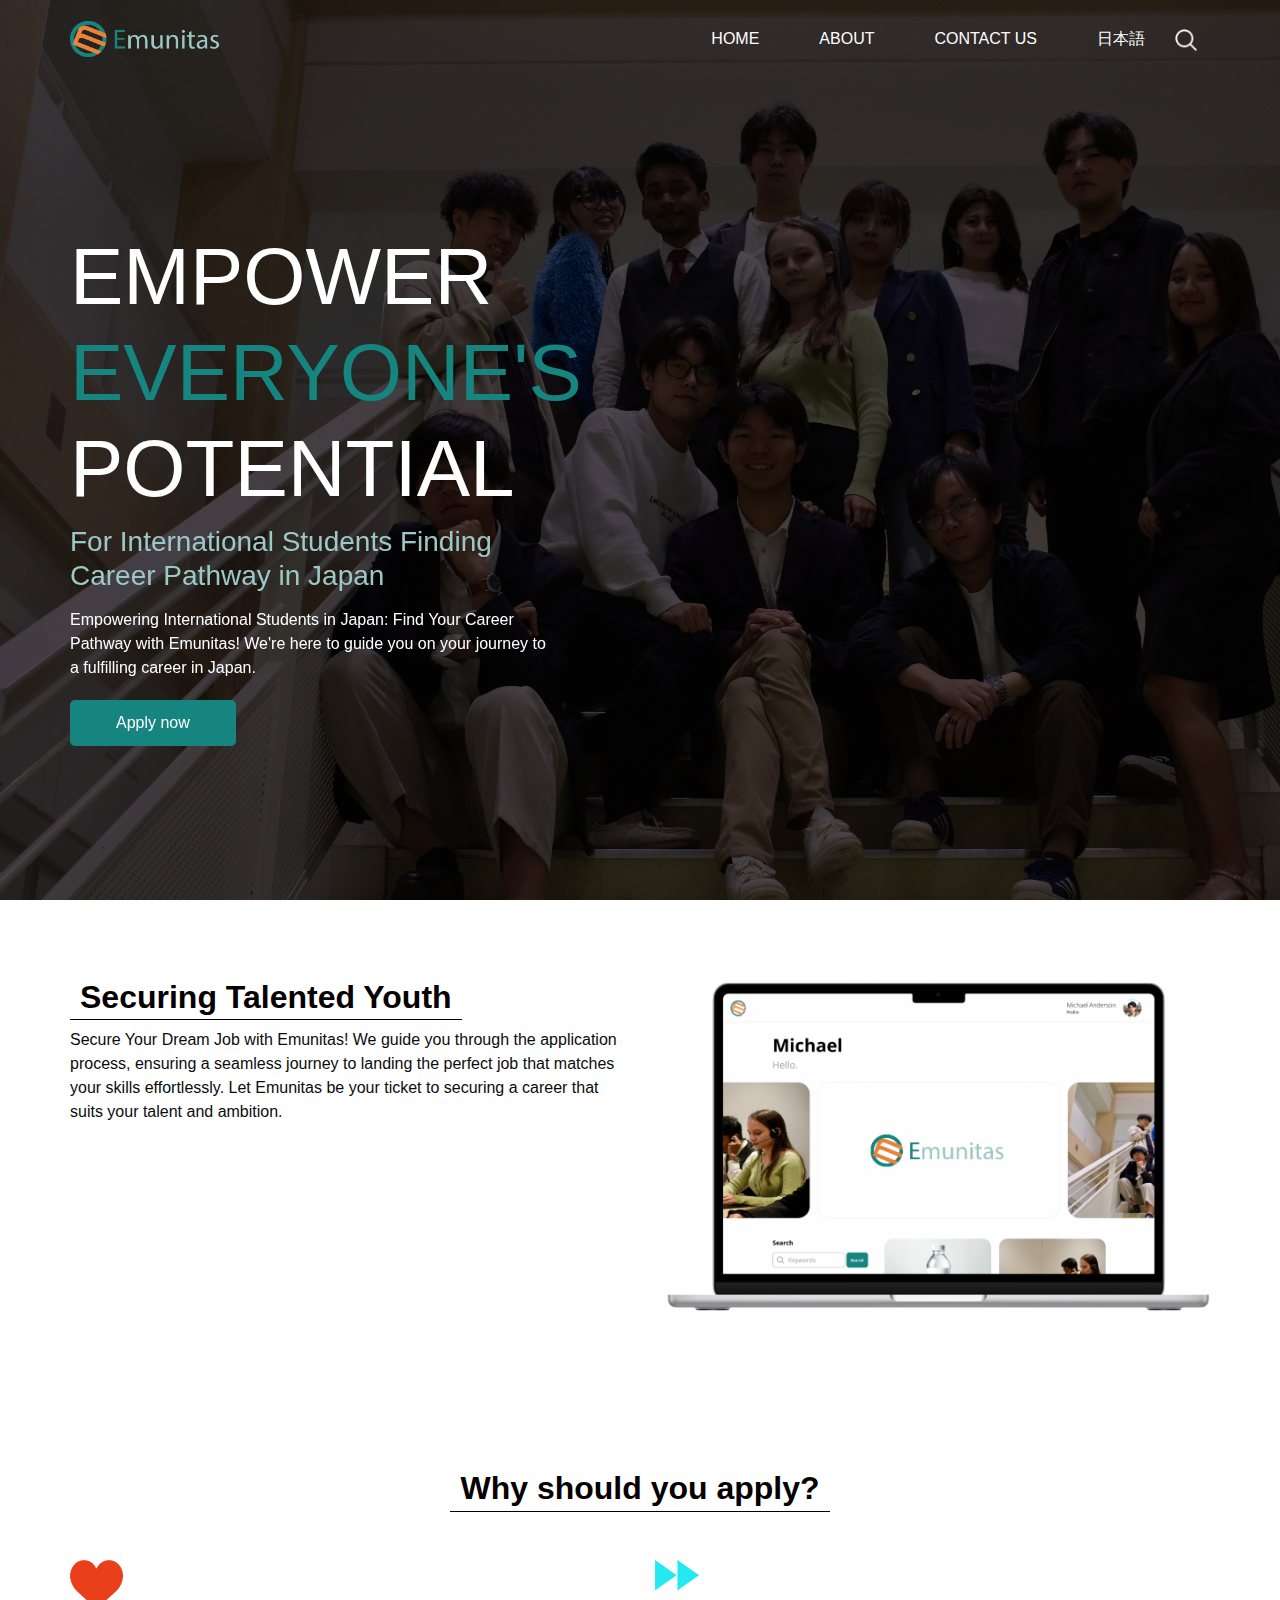
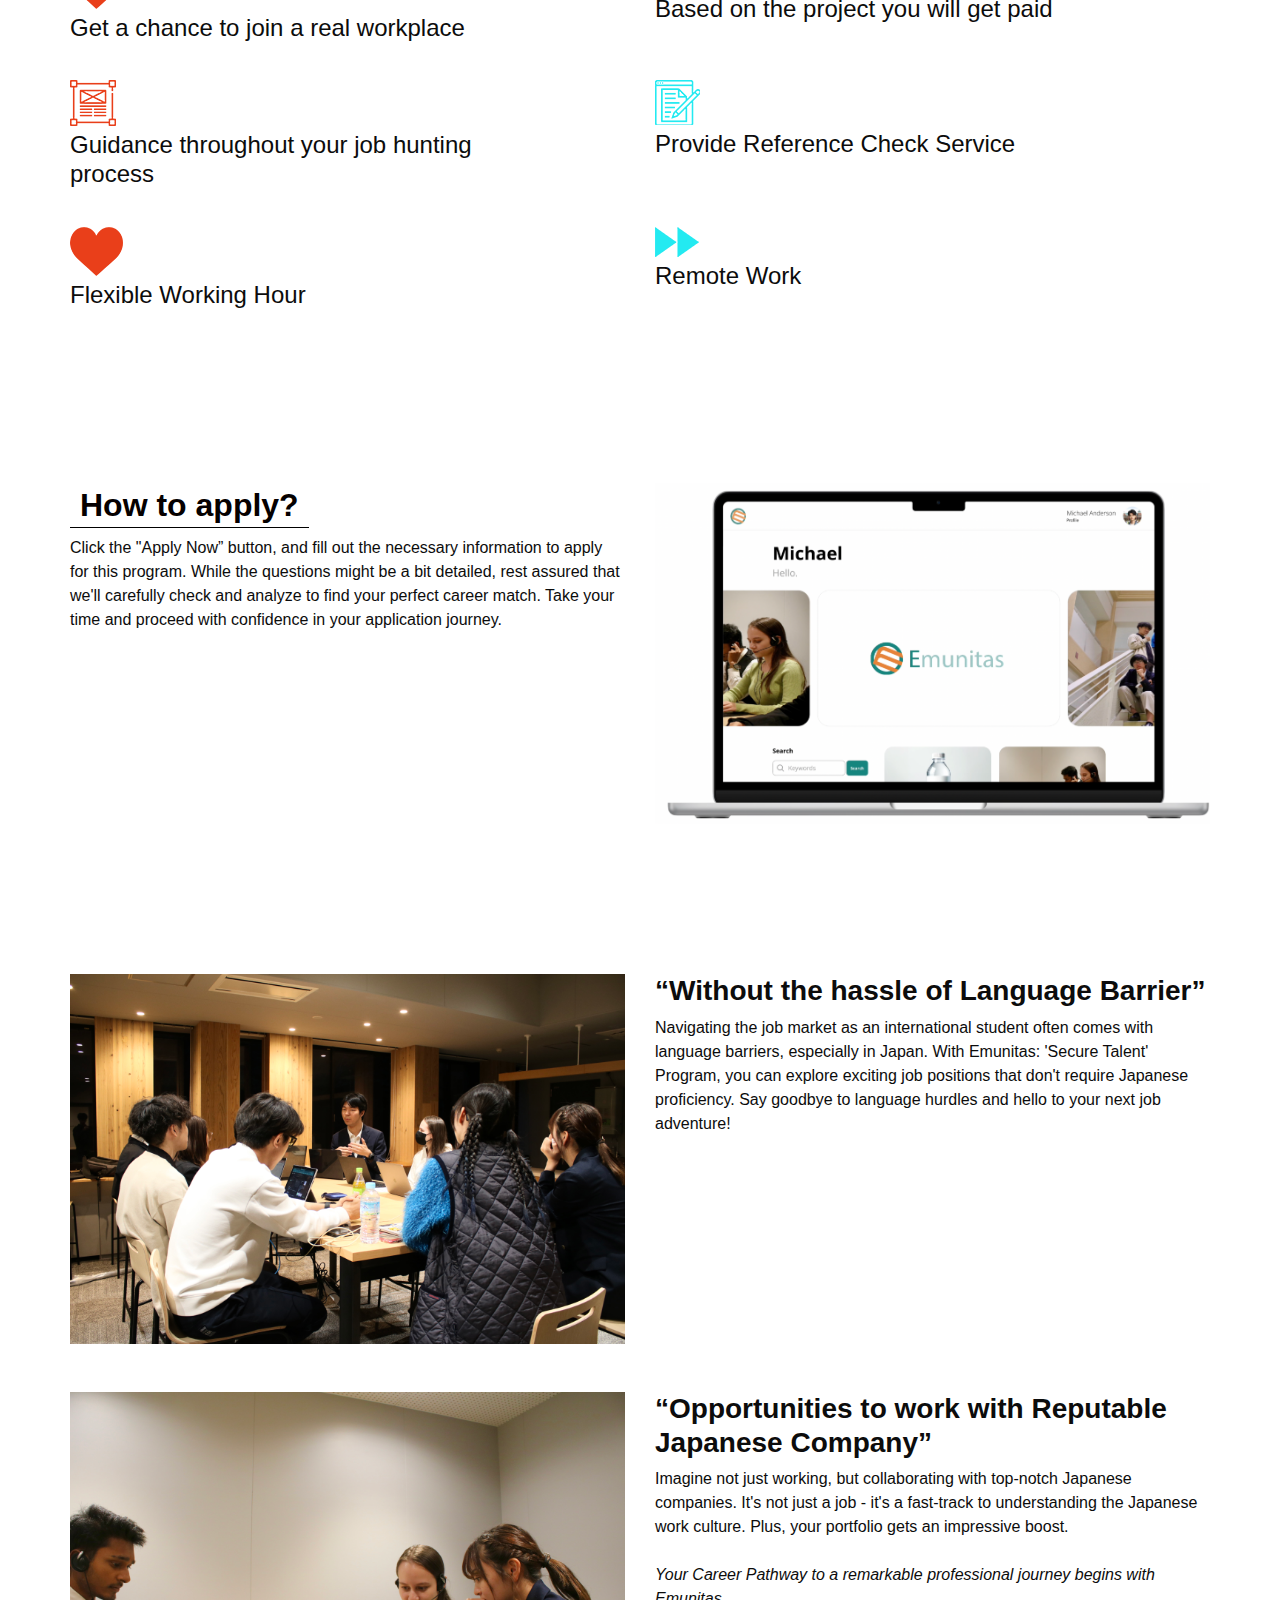
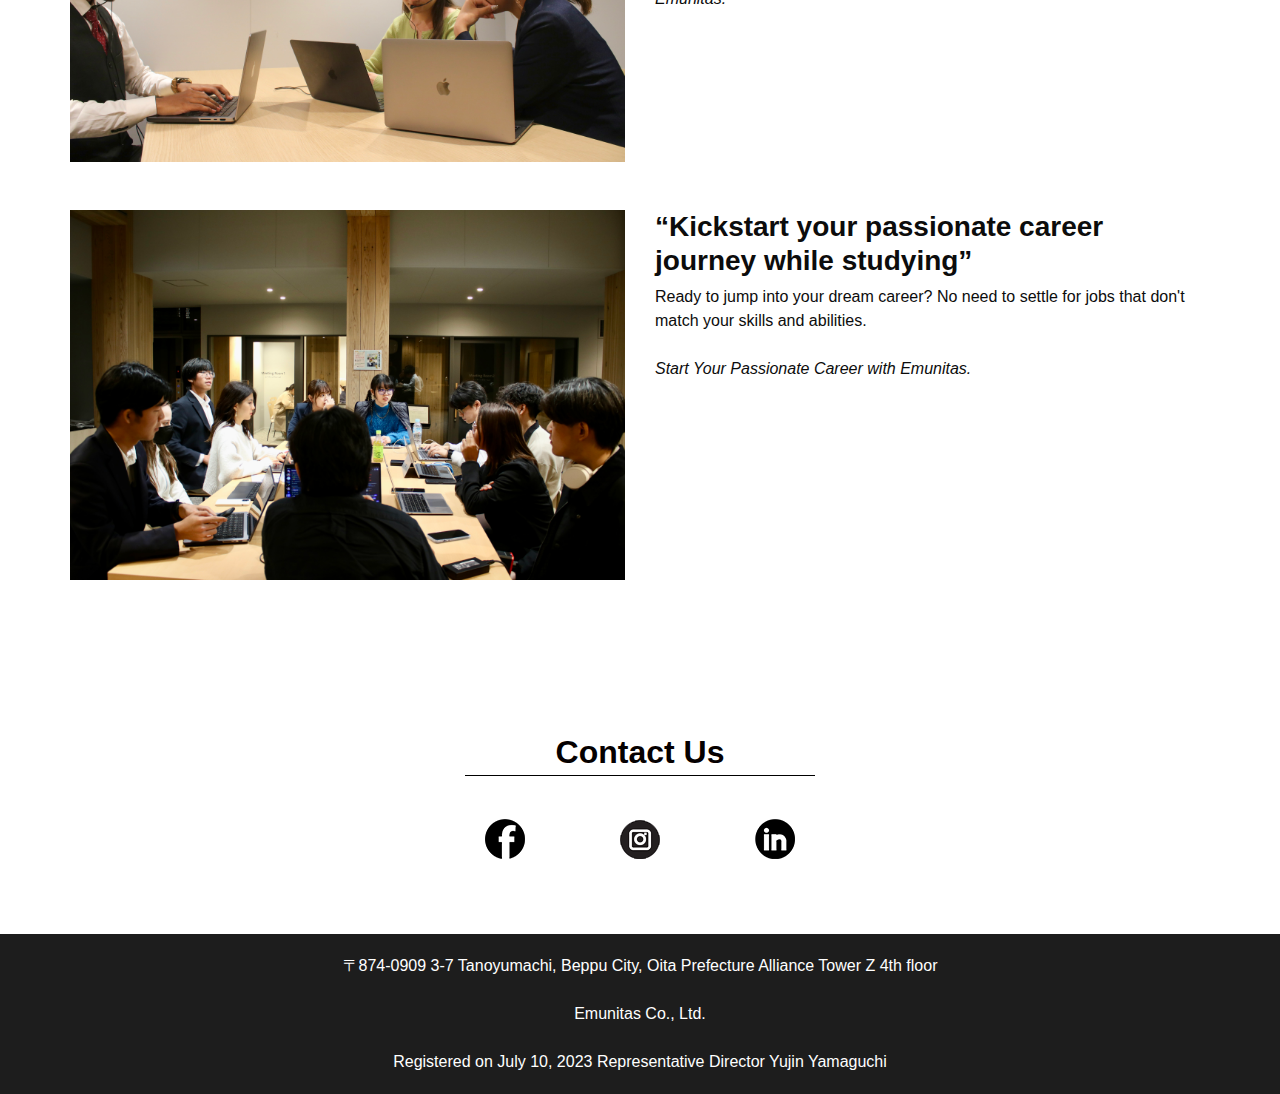
<file: index.html>
<!DOCTYPE html>
<html>

<head>
  <!-- Basic -->
  <meta charset="utf-8" />
  <meta http-equiv="X-UA-Compatible" content="IE=edge" />
  <!-- Mobile Metas -->
  <meta name="viewport" content="width=device-width, initial-scale=1, shrink-to-fit=no" />
  <!-- Site Metas -->
  <meta name="keywords" content="" />
  <meta name="description" content="" />
  <meta name="author" content="" />

  <title>Emunitas</title>

  <!-- slider stylesheet -->
  <link rel="stylesheet" type="text/css"
    href="https://cdnjs.cloudflare.com/ajax/libs/OwlCarousel2/2.1.3/assets/owl.carousel.min.css" />


  <!-- font wesome stylesheet -->
  <link rel="stylesheet" href="https://maxcdn.bootstrapcdn.com/font-awesome/4.3.0/css/font-awesome.min.css">

  <!-- bootstrap core css -->
  <link rel="stylesheet" type="text/css" href="css/bootstrap.css" />

  <!-- fonts style -->
  <link href="https://fonts.googleapis.com/css?family=Poppins:400,600,700&display=swap" rel="stylesheet">
  <!-- Custom styles for this template -->
  <link href="css/style.css" rel="stylesheet" />
  <!-- responsive style -->
  <link href="css/responsive.css" rel="stylesheet" />
</head>

<body>
  <div class="hero_area">
    <!-- header section strats -->
    <header class="header_section">
      <div class="container">
        <nav class="navbar navbar-expand-lg custom_nav-container pt-3">
          <a class="navbar-brand mr-5" href="index.html">
            <img src="images/emunitaswtext.png" alt="">
          </a>
          <button class="navbar-toggler" type="button" data-toggle="collapse" data-target="#navbarSupportedContent"
            aria-controls="navbarSupportedContent" aria-expanded="false" aria-label="Toggle navigation">
            <span class="navbar-toggler-icon"></span>
          </button>
          <div class="collapse navbar-collapse" id="navbarSupportedContent">
            <div class="d-flex ml-auto flex-column flex-lg-row align-items-center">
              <ul class="navbar-nav  ">
                <li class="nav-item active">
                  <a class="nav-link" href="index.html">Home <span class="sr-only">(current)</span></a>
                </li>
                <li class="nav-item">
                  <a class="nav-link" href="about.html">About</a>
                </li>
                <li class="nav-item">
                  <a class="nav-link" href="contact.html">Contact us</a>
                </li>
                <li class="nav-item">
                  <a class="nav-link" href="indexjp.html">日本語 </a>
                </li>
              </ul>
              <form class="form-inline">
                <button class="btn  my-2 my-sm-0 nav_search-btn" type="submit"></button>
              </form>
            </div>
          </div>
        </nav>
      </div>
    </header>
    <!-- end header section -->
    <!-- slider section -->
    <section class=" slider_section position-relative">
        <div class="carousel-inner">
          <div class="carousel-item active">
            <div class="container">
              <div class="row">
                <div class="col-md-7">
                  <div class="detail-box">
                    <div>
                      <h1>
                        EMPOWER <br>
                        <span>
                          EVERYONE'S
                        </span> 
                        POTENTIAL
                      </h1>
                      <div class = "further-detailz">
                        <h3>For International Students Finding Career Pathway in Japan</h2>
                        <p>
                          Empowering International Students in Japan: Find Your Career Pathway with Emunitas!
                           We're here to guide you on your journey to a fulfilling career in Japan.
                        </p>
                      </div>
                      <div class="btn-box">
                        <a href="https://forms.gle/mEhceJZmduXAMoQL9" class="btn-1">
                          Apply now
                        </a>
                      </div>
                    </div>
                  </div>
                </div>
              </div>
            </div>
          </div>
        </div>
          </a>
        </div>
      </div>
    </section>
    <!-- end slider section -->
  </div>

  <!-- about section -->

  <section class="about_section layout_padding">
    <div class="container">
      <div class="row">
        <div class="col-md-6">
          <div class="detail-box">
            <div class="heading_container">
              <h2>
                Securing Talented Youth
              </h2>
            </div>
            <p>
              Secure Your Dream Job with Emunitas! We guide you through the application process, ensuring a seamless journey to
               landing the perfect job that matches your skills effortlessly. Let Emunitas be your ticket to securing a career
                that suits your talent and ambition.
            </p>
          </div>
        </div>
        <div class="col-md-6">
          <div class="img-box">
            <img src="images/securetalent.png" alt="">
          </div>
        </div>
      </div>
    </div>
  </section>
  <!-- end about section -->
  <div class="body_bg layout_padding">

    <!-- service section -->

    <section class="service_section ">
      <div class="container">
        <div class="heading_container">
          <h2>
            Why should you apply?
          </h2>
        </div>
      </div>
      <div class="container">
        <div class="row">
          <div class="col-md-6">
            <div class="box">
              <div class="img-box">
                <img src="images/s-1.png" alt="">
              </div>
              <h4>
                Get a chance to join a real workplace
              </h4>
            </div>
          </div>
          <div class="col-md-6">
            <div class="box align-items-end align-items-md-start text-right text-md-left">
              <div class="img-box">
                <img src="images/s-2.png" alt="">
              </div>
              <h4>
                Based on the project you will get paid
              </h4>
            </div>
          </div>
        </div>
        <div class="row">
          <div class="col-md-6">
            <div class="box">
              <div class="img-box">
                <img src="images/s-3.png" alt="">
              </div>
              <h4>
                Guidance throughout your job hunting process
              </h4>
            </div>
          </div>
          <div class="col-md-6">
            <div class="box align-items-end align-items-md-start text-right text-md-left">
              <div class="img-box">
                <img src="images/s-4.png" alt="">
              </div>
              <h4>
                Provide Reference Check Service
              </h4>
            </div>
          </div>
        </div>
        <div class="row">
          <div class="col-md-6">
            <div class="box">
              <div class="img-box">
                <img src="images/s-1.png" alt="">
              </div>
              <h4>
                Flexible Working Hour
              </h4>
            </div>
          </div>
          <div class="col-md-6">
            <div class="box align-items-end align-items-md-start text-right text-md-left">
              <div class="img-box">
                <img src="images/s-2.png" alt="">
              </div>
              <h4>
                Remote Work
              </h4>
            </div>
          </div>
        </div>
      </div>
    </section>

    <!-- end service section -->

  </div>

<!-- application section -->
  <section class="about_section layout_padding">
    <div class="container">
      <div class="row">
        <div class="col-md-6">
         <div class="detail-box">
           <div class="heading_container">
              <h2>
              How to apply?
             </h2>
           </div>
            <p>
              Click the "Apply Now” button, and fill out the necessary information to apply for this program.
              While the questions might be a bit detailed, rest assured that we'll carefully check and analyze to 
              find your perfect career match. Take your time and proceed with confidence in your application journey.
           </p>
          </div>
        </div>
        <div class="col-md-6">
         <div class="img-box">
            <img src="images/securetalent.png" alt="">
         </div>
       </div>
      </div>
    </div>
  </section>
<!-- end of application section-->
<!-- pics section -->
<section class="about_section layout_padding">
  <div class="container">
    <div class="row">
      <div class="col-md-6">
       <div class="img-box">
          <img src="images/pic2.jpeg" alt="">
       </div>
     </div>
     <div class="col-md-6">
      <div class="detail-box">
        <div class="heading_container">
           <h3>
           <b>“Without the hassle of Language Barrier”</b>
          </h3>
        </div>
         <p>
           Navigating the job market as an international student often comes with language barriers,
           especially in Japan. With Emunitas: 'Secure Talent' Program, you can explore exciting job 
           positions that don't require Japanese proficiency. Say goodbye to language hurdles and hello 
           to your next job adventure!
        </p>
       </div>
     </div>
    </div>
  </div>
  <br><br>
  <div class="container">
    <div class="row">
      <div class="col-md-6">
       <div class="img-box">
          <img src="images/pic3.jpeg" alt="">
       </div>
     </div>
     <div class="col-md-6">
      <div class="detail-box">
        <div class="heading_container">
           <h3>
           <b>“Opportunities to work with Reputable Japanese Company”</b>
          </h3>
        </div>
         <p>
          Imagine not just working, but collaborating with top-notch Japanese companies. It's not just a job -
          it's a fast-track to understanding the Japanese work culture. Plus, your portfolio gets an impressive boost.
          <br><br> 
          <i>Your Career Pathway to a remarkable professional journey begins with Emunitas.</i>
          
        </p>
       </div>
     </div>
    </div>
  </div>
  <br><br>
  <div class="container">
    <div class="row">
      <div class="col-md-6">
       <div class="img-box">
          <img src="images/pic4.jpeg" alt="">
       </div>
     </div>
     <div class="col-md-6">
      <div class="detail-box">
        <div class="heading_container">
           <h3>
           <b>“Kickstart your passionate career journey while studying”</b>
          </h3>
        </div>
         <p>
          Ready to jump into your dream career? No need to settle for jobs that don't match your skills and abilities. 
          <br><br> 
          <i>Start Your Passionate Career with Emunitas.</i>
        </p>
       </div>
     </div>
    </div>
  </div>
</section>
<!-- end of pics section-->
  <!-- info section -->
  <section class="info_section layout_padding">
    <div class="footer_contact">
      <div class="heading_container">
        <h2>
          Contact Us
        </h2>
      </div>
      <div class="box">
        <a href="https://www.facebook.com/Emunitas" class="img-box">
          <img src="images/feibook.png" alt="" class="img-1">
          <img src="images/feibook-o.png" alt="" class="img-2">
        </a>
        <a href="https://www.instagram.com/emunitas.inc" class="img-box">
          <img src="images/insta.png" alt="" class="img-1">
          <img src="images/insta-o.png" alt="" class="img-2">
        </a>
        <a href="https://www.linkedin.com/company/emunitas-inc" class="img-box">
          <img src="images/linkinpar.png" alt="" class="img-1">
          <img src="images/linkinpar-o.png" alt="" class="img-2">
        </a>
      </div>
    </div>


  </section>


  <!-- end info section -->

  <!-- footer section -->
  <section class="container-fluid footer_section">
    <p>
      〒874-0909
      3-7 Tanoyumachi, Beppu City, Oita Prefecture
      Alliance Tower Z 4th floor
      <br><br>
      Emunitas Co., Ltd.
      <br><br>
      Registered on July 10, 2023
      Representative Director Yujin Yamaguchi
    </p>
  </section>
  <!-- footer section -->

  <script type="text/javascript" src="js/jquery-3.4.1.min.js"></script>
  <script type="text/javascript" src="js/bootstrap.js"></script>

</body>

</html>
</file>
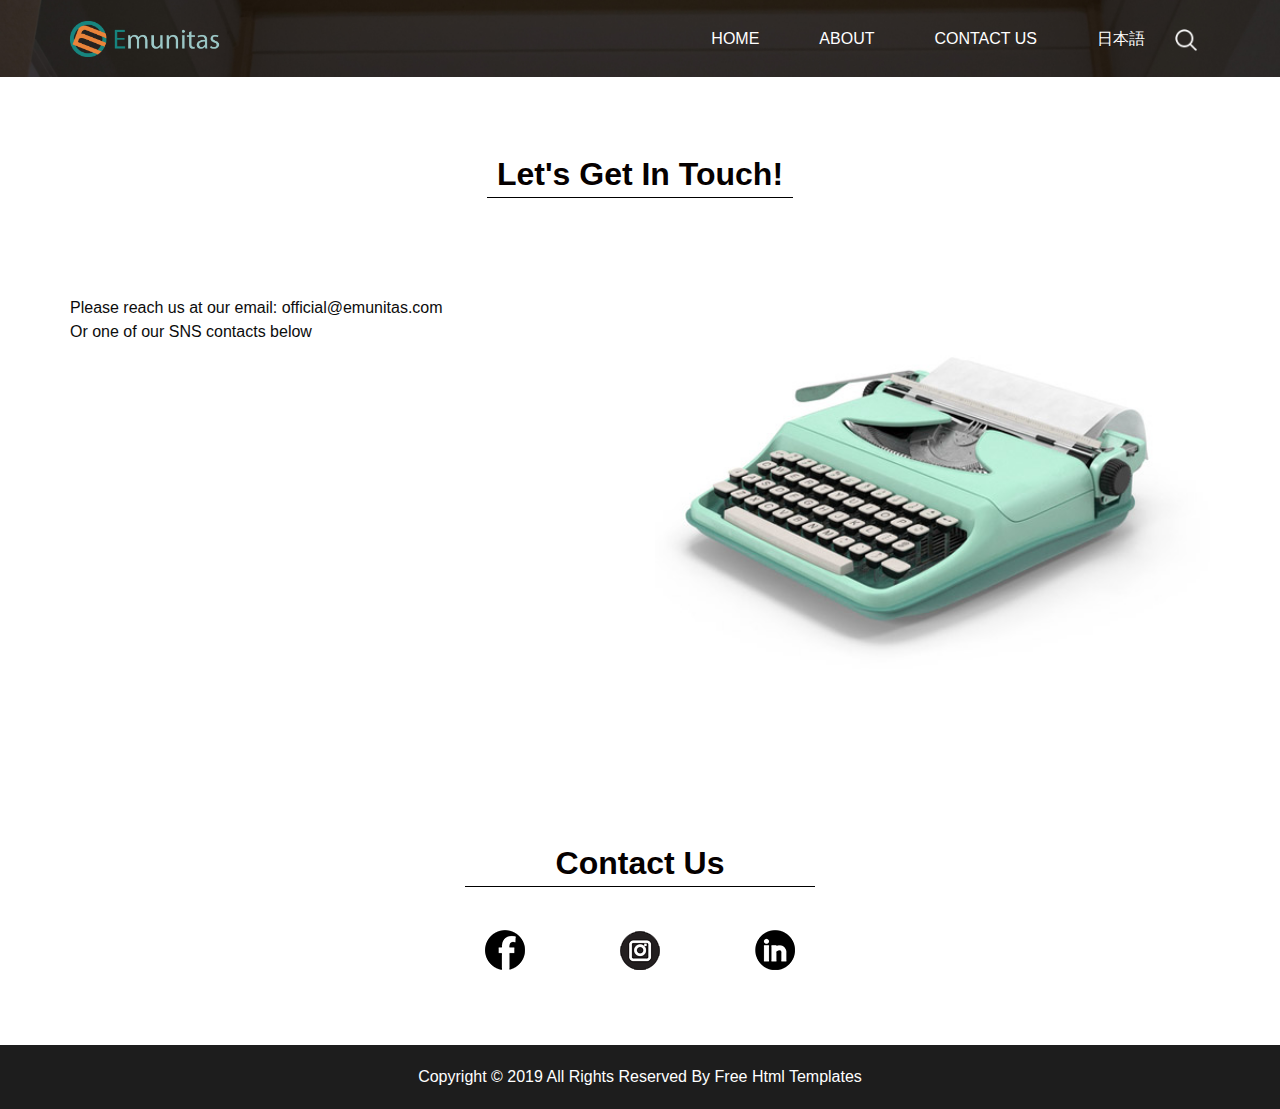
<file: contact.html>
<!DOCTYPE html>
<html>

<head>
  <!-- Basic -->
  <meta charset="utf-8" />
  <meta http-equiv="X-UA-Compatible" content="IE=edge" />
  <!-- Mobile Metas -->
  <meta name="viewport" content="width=device-width, initial-scale=1, shrink-to-fit=no" />
  <!-- Site Metas -->
  <meta name="keywords" content="" />
  <meta name="description" content="" />
  <meta name="author" content="" />

  <title>Emunitas</title>

  <!-- slider stylesheet -->
  <link rel="stylesheet" type="text/css"
    href="https://cdnjs.cloudflare.com/ajax/libs/OwlCarousel2/2.1.3/assets/owl.carousel.min.css" />


  <!-- font wesome stylesheet -->
  <link rel="stylesheet" href="https://maxcdn.bootstrapcdn.com/font-awesome/4.3.0/css/font-awesome.min.css">

  <!-- bootstrap core css -->
  <link rel="stylesheet" type="text/css" href="css/bootstrap.css" />

  <!-- fonts style -->
  <link href="https://fonts.googleapis.com/css?family=Poppins:400,600,700&display=swap" rel="stylesheet">
  <!-- Custom styles for this template -->
  <link href="css/style.css" rel="stylesheet" />
  <!-- responsive style -->
  <link href="css/responsive.css" rel="stylesheet" />
</head>

<body class="sub_page">
  <div class="hero_area">
    <!-- header section strats -->
    <header class="header_section">
      <div class="container">
        <nav class="navbar navbar-expand-lg custom_nav-container pt-3">
          <a class="navbar-brand mr-5" href="index.html">
            <img src="images/emunitaswtext.png" alt="">
          </a>
          <button class="navbar-toggler" type="button" data-toggle="collapse" data-target="#navbarSupportedContent"
            aria-controls="navbarSupportedContent" aria-expanded="false" aria-label="Toggle navigation">
            <span class="navbar-toggler-icon"></span>
          </button>
          <div class="collapse navbar-collapse" id="navbarSupportedContent">
            <div class="d-flex ml-auto flex-column flex-lg-row align-items-center">
              <ul class="navbar-nav  ">
                <li class="nav-item active">
                  <a class="nav-link" href="index.html">Home </a>
                </li>
                <li class="nav-item">
                  <a class="nav-link" href="about.html">About<span class="sr-only">(current)</span></a>
                </li>
                <li class="nav-item">
                  <a class="nav-link" href="contact.html">Contact us</a>
                </li>
                <li class="nav-item">
                  <a class="nav-link" href="indexjp.html">日本語 </a>
                </li>
              </ul>
              <form class="form-inline">
                <button class="btn  my-2 my-sm-0 nav_search-btn" type="submit"></button>
              </form>
            </div>
          </div>
        </nav>
      </div>
    </header>
    <!-- end header section -->
  </div>

  <div class="body_bg layout_padding">


    <!-- contact section -->

    <section class="contact_section">
      <div class="container">
        <div class="heading_container">
          <h2>
            Let's Get In Touch!
          </h2>
        </div>
      </div>
      <div class="container contact_bg layout_padding2-top">
        <div class="row">
          <div class="col-md-6">
            Please reach us at our email:
            official@emunitas.com <br>
            Or one of our SNS contacts below
          </div>
          <div class="col-md-6">
            <div class="img-box">
              <img src="images/contact-img.jpg" alt="">
            </div>
          </div>
        </div>
      </div>
    </section>

    <!-- end contact section -->

  </div>
  <!-- info section -->

  <section class="info_section layout_padding">
    <div class="footer_contact">
      <div class="heading_container">
        <h2>
          Contact Us
        </h2>
      </div>
      <div class="box">
        <a href="https://www.facebook.com/Emunitas" class="img-box">
          <img src="images/feibook.png" alt="" class="img-1">
          <img src="images/feibook-o.png" alt="" class="img-2">
        </a>
        <a href="https://www.instagram.com/emunitas.inc" class="img-box">
          <img src="images/insta.png" alt="" class="img-1">
          <img src="images/insta-o.png" alt="" class="img-2">
        </a>
        <a href="https://www.linkedin.com/company/emunitas-inc" class="img-box">
          <img src="images/linkinpar.png" alt="" class="img-1">
          <img src="images/linkinpar-o.png" alt="" class="img-2">
        </a>
      </div>
    </div>


  </section>



  <!-- end info section -->

  <!-- footer section -->
  <section class="container-fluid footer_section">
    <p>
      Copyright &copy; 2019 All Rights Reserved By
      <a href="https://html.design/">Free Html Templates</a>
    </p>
  </section>
  <!-- footer section -->

  <script type="text/javascript" src="js/jquery-3.4.1.min.js"></script>
  <script type="text/javascript" src="js/bootstrap.js"></script>

</body>

</html>
</file>
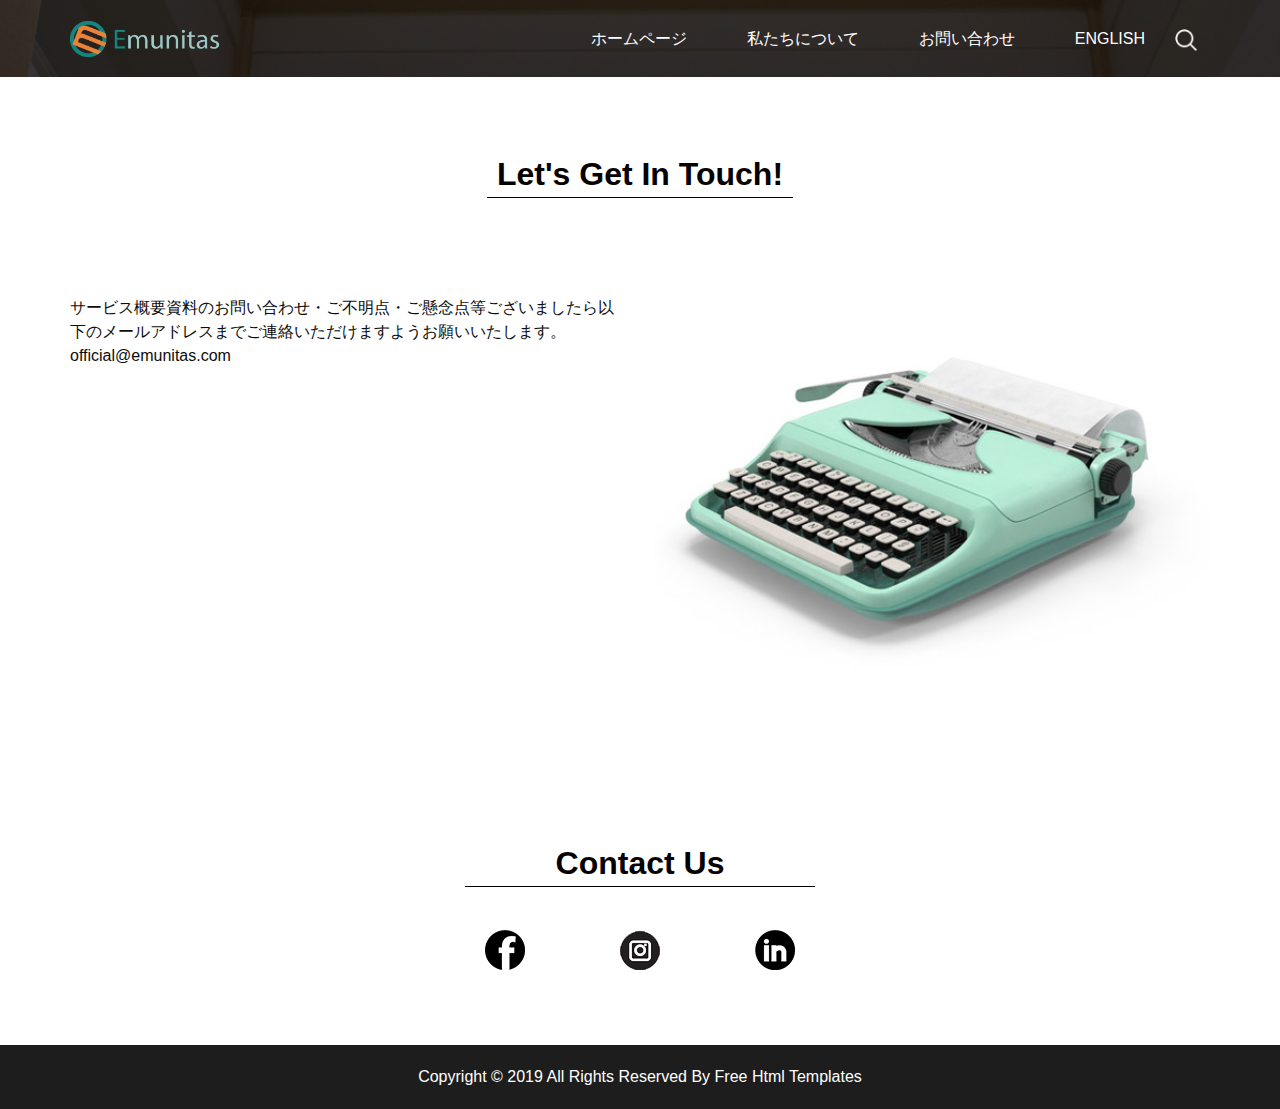
<file: contactjp.html>
<!DOCTYPE html>
<html>

<head>
  <!-- Basic -->
  <meta charset="utf-8" />
  <meta http-equiv="X-UA-Compatible" content="IE=edge" />
  <!-- Mobile Metas -->
  <meta name="viewport" content="width=device-width, initial-scale=1, shrink-to-fit=no" />
  <!-- Site Metas -->
  <meta name="keywords" content="" />
  <meta name="description" content="" />
  <meta name="author" content="" />

  <title>Emunitas</title>

  <!-- slider stylesheet -->
  <link rel="stylesheet" type="text/css"
    href="https://cdnjs.cloudflare.com/ajax/libs/OwlCarousel2/2.1.3/assets/owl.carousel.min.css" />


  <!-- font wesome stylesheet -->
  <link rel="stylesheet" href="https://maxcdn.bootstrapcdn.com/font-awesome/4.3.0/css/font-awesome.min.css">

  <!-- bootstrap core css -->
  <link rel="stylesheet" type="text/css" href="css/bootstrap.css" />

  <!-- fonts style -->
  <link href="https://fonts.googleapis.com/css?family=Poppins:400,600,700&display=swap" rel="stylesheet">
  <!-- Custom styles for this template -->
  <link href="css/style.css" rel="stylesheet" />
  <!-- responsive style -->
  <link href="css/responsive.css" rel="stylesheet" />
</head>

<body class="sub_page">
  <div class="hero_area">
    <!-- header section strats -->
    <header class="header_section">
      <div class="container">
        <nav class="navbar navbar-expand-lg custom_nav-container pt-3">
          <a class="navbar-brand mr-5" href="index.html">
            <img src="images/emunitaswtext.png" alt="">
          </a>
          <button class="navbar-toggler" type="button" data-toggle="collapse" data-target="#navbarSupportedContent"
            aria-controls="navbarSupportedContent" aria-expanded="false" aria-label="Toggle navigation">
            <span class="navbar-toggler-icon"></span>
          </button>
          <div class="collapse navbar-collapse" id="navbarSupportedContent">
            <div class="d-flex ml-auto flex-column flex-lg-row align-items-center">
              <ul class="navbar-nav  ">
                <li class="nav-item active">
                  <a class="nav-link" href="indexjp.html">ホームページ </a>
                </li>
                <li class="nav-item">
                  <a class="nav-link" href="aboutjp.html">私たちについて</a>
                </li>
                <li class="nav-item">
                  <a class="nav-link" href="contactjp.html">お問い合わせ<span class="sr-only">(current)</span></a>
                </li>
                <li class="nav-item">
                  <a class="nav-link" href="index.html">English </a>
                </li>
              </ul>
              <form class="form-inline">
                <button class="btn  my-2 my-sm-0 nav_search-btn" type="submit"></button>
              </form>
            </div>
          </div>
        </nav>
      </div>
    </header>
    <!-- end header section -->
  </div>

  <div class="body_bg layout_padding">


    <!-- contact section -->

    <section class="contact_section">
      <div class="container">
        <div class="heading_container">
          <h2>
            Let's Get In Touch!
          </h2>
        </div>
      </div>
      <div class="container contact_bg layout_padding2-top">
        <div class="row">
          <div class="col-md-6">
            サービス概要資料のお問い合わせ・ご不明点・ご懸念点等ございましたら以下のメールアドレスまでご連絡いただけますようお願いいたします。
            <br>
            official@emunitas.com
          </div>
          <div class="col-md-6">
            <div class="img-box">
              <img src="images/contact-img.jpg" alt="">
            </div>
          </div>
        </div>
      </div>
    </section>

    <!-- end contact section -->

  </div>
  <!-- info section -->

  <section class="info_section layout_padding">
    <div class="footer_contact">
      <div class="heading_container">
        <h2>
          Contact Us
        </h2>
      </div>
      <div class="box">
        <a href="https://www.facebook.com/Emunitas" class="img-box">
          <img src="images/feibook.png" alt="" class="img-1">
          <img src="images/feibook-o.png" alt="" class="img-2">
        </a>
        <a href="https://www.instagram.com/emunitas.inc" class="img-box">
          <img src="images/insta.png" alt="" class="img-1">
          <img src="images/insta-o.png" alt="" class="img-2">
        </a>
        <a href="https://www.linkedin.com/company/emunitas-inc" class="img-box">
          <img src="images/linkinpar.png" alt="" class="img-1">
          <img src="images/linkinpar-o.png" alt="" class="img-2">
        </a>
      </div>
    </div>


  </section>



  <!-- end info section -->

  <!-- footer section -->
  <section class="container-fluid footer_section">
    <p>
      Copyright &copy; 2019 All Rights Reserved By
      <a href="https://html.design/">Free Html Templates</a>
    </p>
  </section>
  <!-- footer section -->

  <script type="text/javascript" src="js/jquery-3.4.1.min.js"></script>
  <script type="text/javascript" src="js/bootstrap.js"></script>

</body>

</html>
</file>
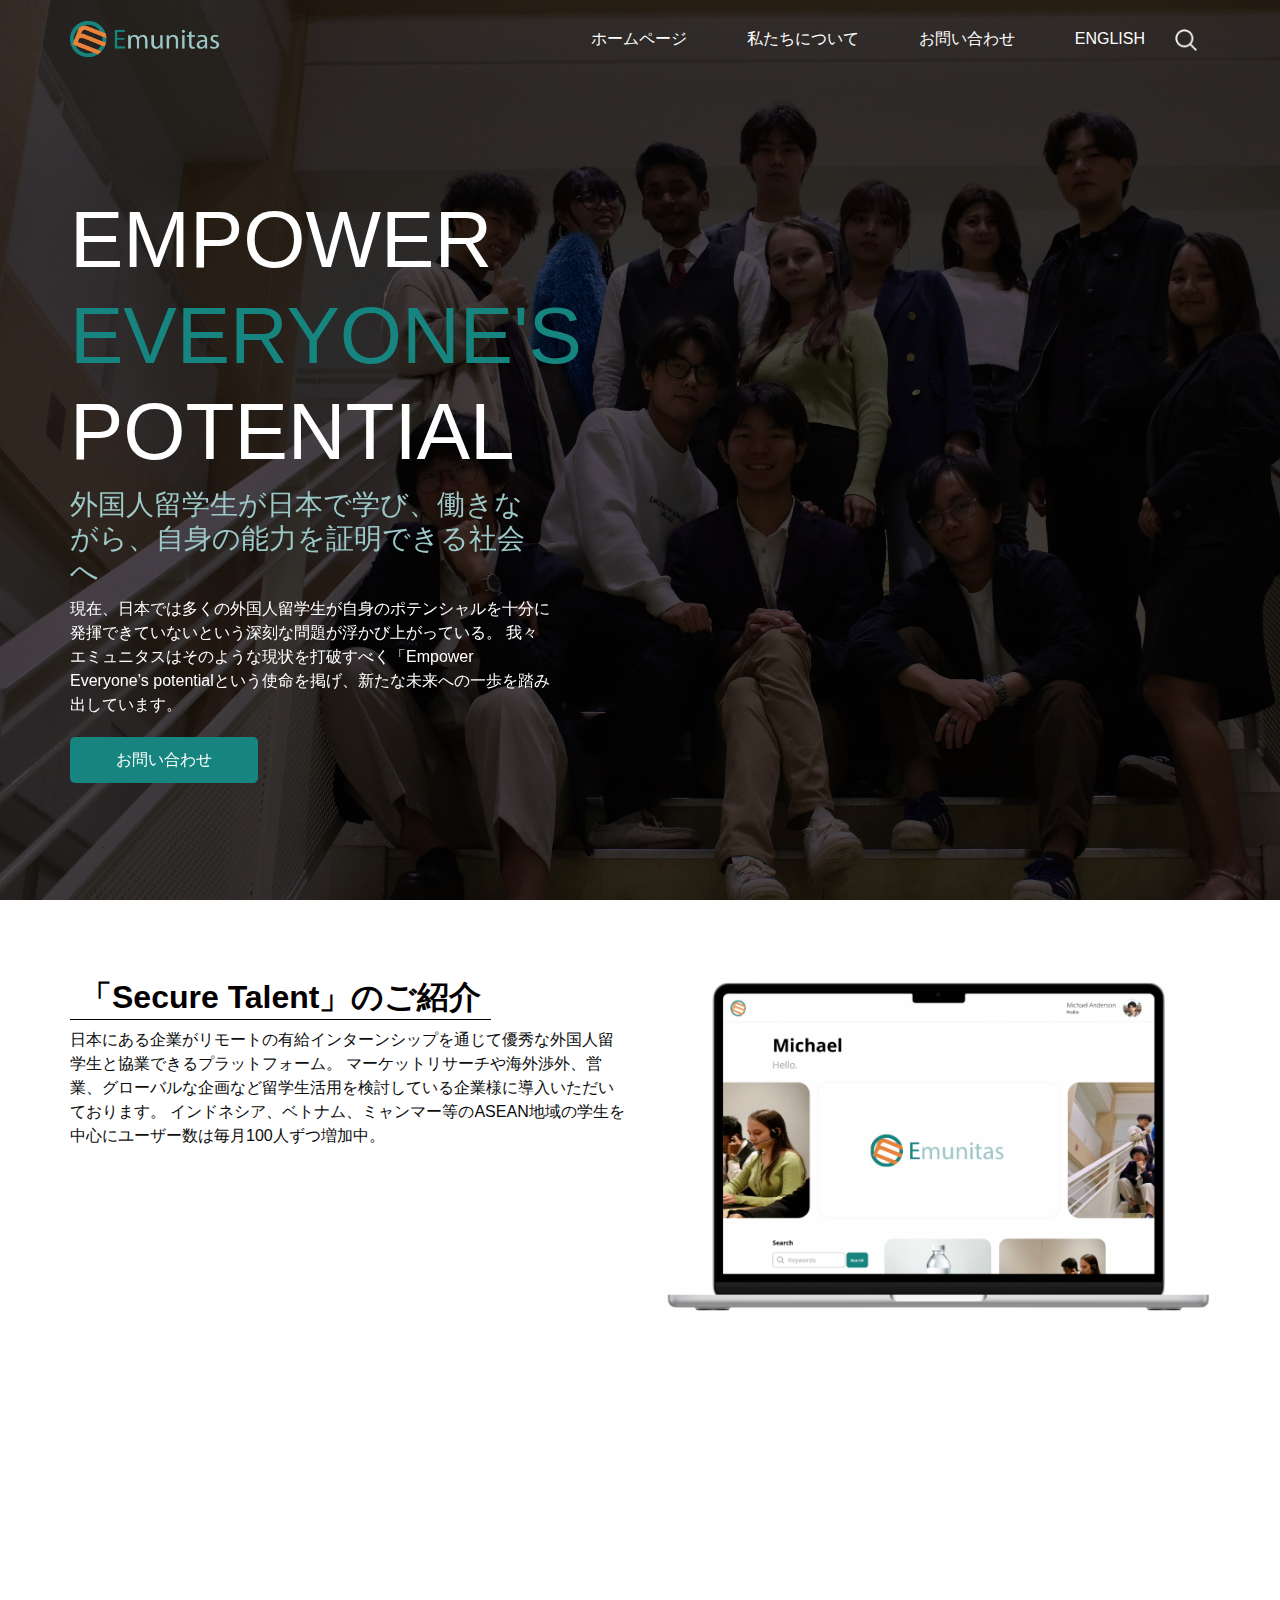
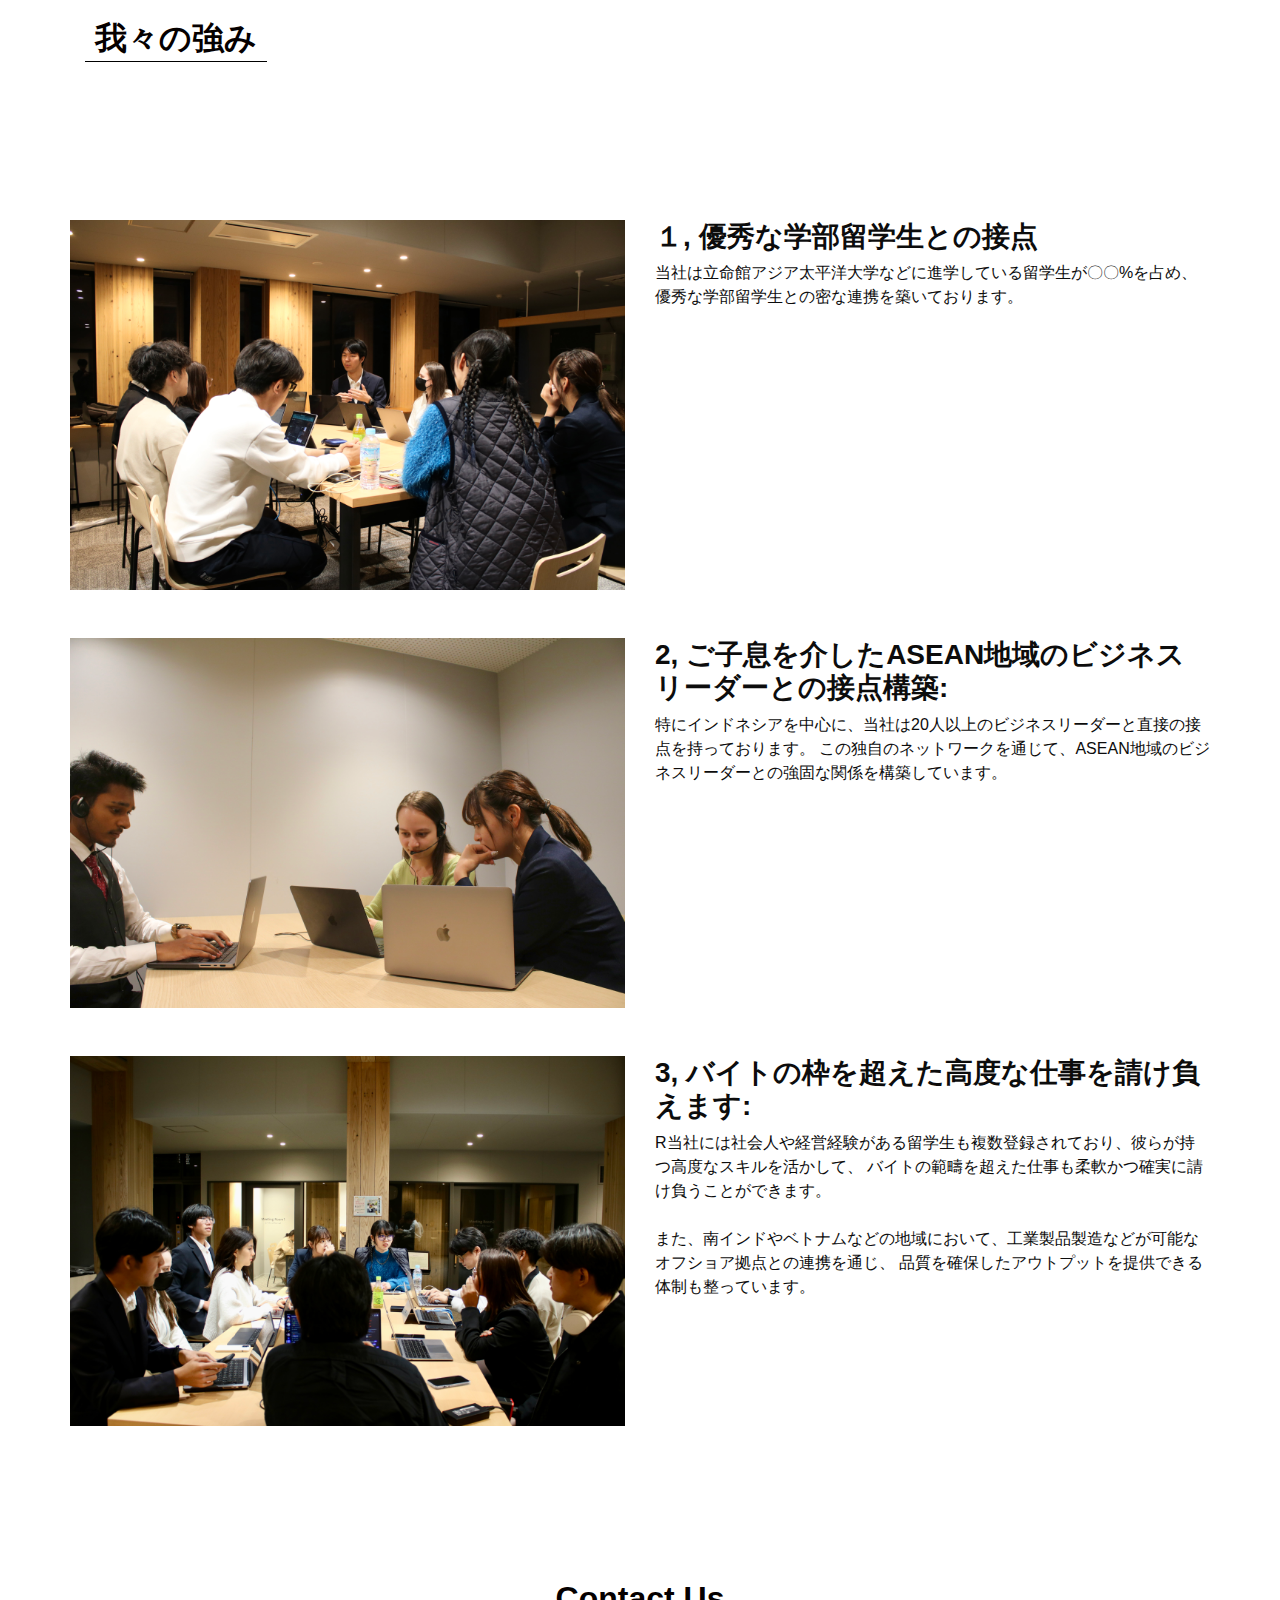
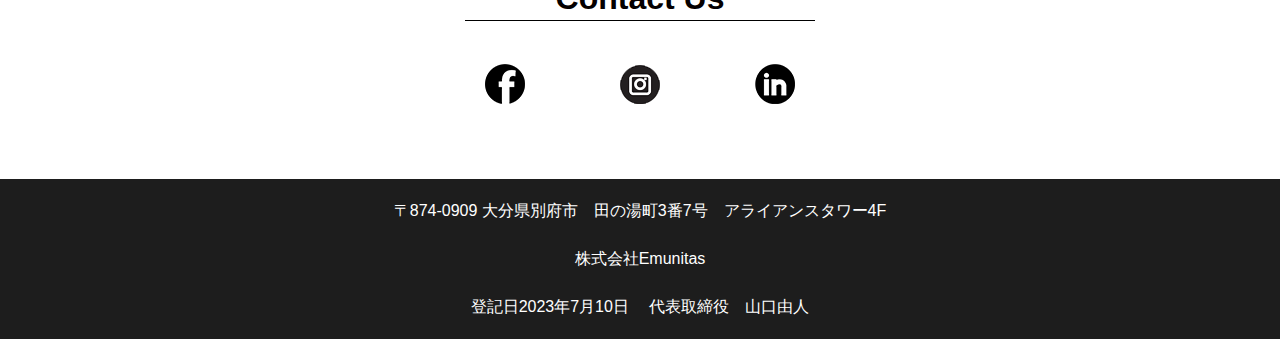
<file: indexjp.html>
<!DOCTYPE html>
<html>

<head>
  <!-- Basic -->
  <meta charset="utf-8" />
  <meta http-equiv="X-UA-Compatible" content="IE=edge" />
  <!-- Mobile Metas -->
  <meta name="viewport" content="width=device-width, initial-scale=1, shrink-to-fit=no" />
  <!-- Site Metas -->
  <meta name="keywords" content="" />
  <meta name="description" content="" />
  <meta name="author" content="" />

  <title>Emunitas</title>

  <!-- slider stylesheet -->
  <link rel="stylesheet" type="text/css"
    href="https://cdnjs.cloudflare.com/ajax/libs/OwlCarousel2/2.1.3/assets/owl.carousel.min.css" />


  <!-- font wesome stylesheet -->
  <link rel="stylesheet" href="https://maxcdn.bootstrapcdn.com/font-awesome/4.3.0/css/font-awesome.min.css">

  <!-- bootstrap core css -->
  <link rel="stylesheet" type="text/css" href="css/bootstrap.css" />

  <!-- fonts style -->
  <link href="https://fonts.googleapis.com/css?family=Poppins:400,600,700&display=swap" rel="stylesheet">
  <!-- Custom styles for this template -->
  <link href="css/style.css" rel="stylesheet" />
  <!-- responsive style -->
  <link href="css/responsive.css" rel="stylesheet" />
</head>

<body>
  <div class="hero_area">
    <!-- header section strats -->
    <header class="header_section">
      <div class="container">
        <nav class="navbar navbar-expand-lg custom_nav-container pt-3">
          <a class="navbar-brand mr-5" href="index.html">
            <img src="images/emunitaswtext.png" alt="">
          </a>
          <button class="navbar-toggler" type="button" data-toggle="collapse" data-target="#navbarSupportedContent"
            aria-controls="navbarSupportedContent" aria-expanded="false" aria-label="Toggle navigation">
            <span class="navbar-toggler-icon"></span>
          </button>
          <div class="collapse navbar-collapse" id="navbarSupportedContent">
            <div class="d-flex ml-auto flex-column flex-lg-row align-items-center">
              <ul class="navbar-nav  "> 
                <li class="nav-item active">
                  <a class="nav-link" href="indexjp.html">ホームページ <span class="sr-only">(current)</span></a>
                </li>
                <li class="nav-item">
                  <a class="nav-link" href="aboutjp.html">私たちについて</a>
                </li>
                <li class="nav-item">
                  <a class="nav-link" href="contactjp.html">お問い合わせ</a>
                </li>
                <li class="nav-item">
                  <a class="nav-link" href="index.html">English </a>
                </li>
              </ul>
              <form class="form-inline">
                <button class="btn  my-2 my-sm-0 nav_search-btn" type="submit"></button>
              </form>
            </div>
          </div>
        </nav>
      </div>
    </header>
    <!-- end header section -->
    <!-- slider section -->
    <section class=" slider_section position-relative">
        <div class="carousel-inner">
          <div class="carousel-item active">
            <div class="container">
              <div class="row">
                <div class="col-md-7">
                  <div class="detail-box">
                    <div>
                      <h1>
                        EMPOWER <br>
                        <span>
                          EVERYONE'S
                        </span> 
                        POTENTIAL
                      </h1>
                      <div class = "further-detailz">
                        <h3>外国人留学生が日本で学び、働きながら、自身の能力を証明できる社会へ</h2>
                          現在、日本では多くの外国人留学生が自身のポテンシャルを十分に発揮できていないという深刻な問題が浮かび上がっている。
                          我々エミュニタスはそのような現状を打破すべく「Empower Everyone’s potentialという使命を掲げ、新たな未来への一歩を踏み出しています。
                      </div>
                      <div class="btn-box">
                        <a href= "contactjp.html" class="btn-1">
                          お問い合わせ
                        </a>
                      </div>
                    </div>
                  </div>
                </div>
              </div>
            </div>
          </div>
        </div>
          </a>
        </div>
      </div>
    </section>
    <!-- end slider section -->
  </div>

  <!-- about section -->

  <section class="about_section layout_padding">
    <div class="container">
      <div class="row">
        <div class="col-md-6">
          <div class="detail-box">
            <div class="heading_container">
              <h2>
              「Secure Talent」のご紹介
              </h2>
            </div>
            <p>
              日本にある企業がリモートの有給インターンシップを通じて優秀な外国人留学生と協業できるプラットフォーム。
              マーケットリサーチや海外渉外、営業、グローバルな企画など留学生活用を検討している企業様に導入いただいております。
              インドネシア、ベトナム、ミャンマー等のASEAN地域の学生を中心にユーザー数は毎月100人ずつ増加中。
            </p>
          </div>
        </div>
        <div class="col-md-6">
          <div class="img-box">
            <img src="images/securetalent.png" alt="">
          </div>
        </div>
      </div>
    </div>
  </section>
  <!-- end about section -->
  <div class="body_bg layout_padding">

    <!-- service section -->


    <!-- end service section -->

  </div>

<!-- application section -->
  <section class="about_section layout_padding">
    <div class="container">
        <div class="col-md-6">
           <div class="heading_container">
              <h2>
                我々の強み
             </h2>
           </div>
        </div>
    </div>
  </section>
<!-- end of application section-->
<!-- pics section -->
<section class="about_section layout_padding">
  <div class="container">
    <div class="row">
      <div class="col-md-6">
       <div class="img-box">
          <img src="images/pic2.jpeg" alt="">
       </div>
     </div>
     <div class="col-md-6">
      <div class="detail-box">
        <div class="heading_container">
           <h3>
           <b>１, 優秀な学部留学生との接点</b>
          </h3>
        </div>
         <p>
          当社は立命館アジア太平洋大学などに進学している留学生が〇〇%を占め、優秀な学部留学生との密な連携を築いております。
        </p>
       </div>
     </div>
    </div>
  </div>
  <br></br>
  <div class="container">
    <div class="row">
      <div class="col-md-6">
       <div class="img-box">
          <img src="images/pic3.jpeg" alt="">
       </div>
     </div>
     <div class="col-md-6">
      <div class="detail-box">
        <div class="heading_container">
           <h3>
           <b>2, ご子息を介したASEAN地域のビジネスリーダーとの接点構築:</b>
          </h3>
        </div>
         <p>
          特にインドネシアを中心に、当社は20人以上のビジネスリーダーと直接の接点を持っております。
          この独自のネットワークを通じて、ASEAN地域のビジネスリーダーとの強固な関係を構築しています。
          <br><br> 
          
        </p>
       </div>
     </div>
    </div>
  </div>
  <br></br>
  <div class="container">
    <div class="row">
      <div class="col-md-6">
       <div class="img-box">
          <img src="images/pic4.jpeg" alt="">
       </div>
     </div>
     <div class="col-md-6">
      <div class="detail-box">
        <div class="heading_container">
           <h3>
           <b>3, バイトの枠を超えた高度な仕事を請け負えます:</b>
          </h3>
        </div>
         <p>
          R当社には社会人や経営経験がある留学生も複数登録されており、彼らが持つ高度なスキルを活かして、
          バイトの範疇を超えた仕事も柔軟かつ確実に請け負うことができます。
          <br></br> 
          また、南インドやベトナムなどの地域において、工業製品製造などが可能なオフショア拠点との連携を通じ、
          品質を確保したアウトプットを提供できる体制も整っています。
        </p>
       </div>
     </div>
    </div>
  </div>
</section>
<!-- end of pics section-->
  <!-- info section -->
  <section class="info_section layout_padding">
    <div class="footer_contact">
      <div class="heading_container">
        <h2>
          Contact Us
        </h2>
      </div>
      <div class="box">
        <a href="https://www.facebook.com/Emunitas" class="img-box">
          <img src="images/feibook.png" alt="" class="img-1">
          <img src="images/feibook-o.png" alt="" class="img-2">
        </a>
        <a href="https://www.instagram.com/emunitas.inc" class="img-box">
          <img src="images/insta.png" alt="" class="img-1">
          <img src="images/insta-o.png" alt="" class="img-2">
        </a>
        <a href="https://www.linkedin.com/company/emunitas-inc" class="img-box">
          <img src="images/linkinpar.png" alt="" class="img-1">
          <img src="images/linkinpar-o.png" alt="" class="img-2">
        </a>
      </div>
    </div>


  </section>


  <!-- end info section -->

  <!-- footer section -->
  <section class="container-fluid footer_section">
    <p>
      〒874-0909
      大分県別府市　田の湯町3番7号　アライアンスタワー4F
      <br></br>
      株式会社Emunitas
      <br></br>
      登記日2023年7月10日　 
      代表取締役　山口由人
    </p>
  </section>
  <!-- footer section -->

  <script type="text/javascript" src="js/jquery-3.4.1.min.js"></script>
  <script type="text/javascript" src="js/bootstrap.js"></script>

</body>

</html>
</file>
<file: css/style.css>
body {
  font-family: 'Open', sans-serif;
  color: #0c0c0c;
  background-color: #ffffff;
}

.layout_padding {
  padding: 75px 0;
}

.layout_padding2 {
  padding: 45px 0;
}

.layout_padding2-top {
  padding-top: 45px;
}

.layout_padding2-bottom {
  padding-bottom: 45px;
}

.layout_padding-top {
  padding-top: 75px;
}

.layout_padding-bottom {
  padding-bottom: 75px;
}

.heading_container {
  display: -webkit-box;
  display: -ms-flexbox;
  display: flex;
}

.heading_container h2 {
  font-weight: bold;
  color: #050000;
  padding: 3px 10px;
  border-bottom: 1px solid #000000;
}

/*header section*/
.hero_area {
  height: 100vh;
  background-image: url(../images/emunitasGPdarkned.jpg);
  background-size: cover;
}

.sub_page .hero_area {
  height: auto;
}

.header_section .container-fluid {
  padding-right: 25px;
  padding-left: 25px;
}

.header_section .nav_container {
  margin: 0 auto;
}

.custom_nav-container.navbar-expand-lg .navbar-nav .nav-item .nav-link {
  padding: 10px 30px;
  color: #ffffff;
  text-align: center;
  text-transform: uppercase;
}

a,
a:hover,
a:focus {
  text-decoration: none;
}

a:hover,
a:focus {
  color: initial;
}

.btn,
.btn:focus {
  outline: none !important;
  -webkit-box-shadow: none;
          box-shadow: none;
}

.custom_nav-container .nav_search-btn {
  background-image: url(../images/search-icon.png);
  background-size: 22px;
  background-repeat: no-repeat;
  background-position-y: 7px;
  width: 35px;
  height: 35px;
  padding: 0;
  border: none;
}

.navbar-brand {
  display: -webkit-box;
  display: -ms-flexbox;
  display: flex;
  -webkit-box-align: center;
      -ms-flex-align: center;
          align-items: center;
}

.navbar-brand img {
  width: 150px;
  margin-right: 5px;
}

.navbar-brand span {
  font-size: 24px;
  font-weight: 700;
  color: #ffffff;
  text-transform: uppercase;
}

.custom_nav-container {
  z-index: 99999;
  padding: 15px 0;
}

.custom_nav-container .navbar-toggler {
  outline: none;
}

.custom_nav-container .navbar-toggler .navbar-toggler-icon {
  background-image: url(../images/menu.png);
  background-size: 55px;
}

/*end header section*/
/* slider section */
.slider_section {
  height: calc(100% - 80px);
  display: -webkit-box;
  display: -ms-flexbox;
  display: flex;
  -webkit-box-align: center;
      -ms-flex-align: center;
          align-items: center;
}

.slider_section .detail-box {
  color: #ffffff;
}

.slider_section .detail-box h1 {
  text-transform: uppercase;
}

.further-detailz {
  width: 30em;
}

.slider_section .detail-box h1 span {
  color: #17857f;
}
.slider_section .detail-box h3 {
  color: #9cc8c7;
}

.slider_section .detail-box p {
  margin-top: 15px;
}

.slider_section .detail-box .btn-box {
  margin-top: 20px;
}

.center-about {
  text-align: center;  
}
.slider_section .detail-box .btn-box a {
  display: inline-block;
  padding: 10px 45px;
  background-color: #17857f;
  color: #ffffff;
  -webkit-transition: all 0.3s;
  transition: all 0.3s;
  border: 1px solid transparent;
  border-radius: 5px;
}

.slider_section .detail-box .btn-box a:hover {
  background-color: transparent;
  border-color: #17857f;
  color: #17857f;
}

.slider_section #carouselExampleIndicators {
  width: 100%;
}

.slider_section .carousel-indicators {
  -webkit-box-orient: vertical;
  -webkit-box-direction: normal;
      -ms-flex-direction: column;
          flex-direction: column;
  color: #ffffff;
  -webkit-box-pack: justify;
      -ms-flex-pack: justify;
          justify-content: space-between;
  left: initial;
  width: 25px;
  height: 200%;
  margin: 0;
  bottom: 50%;
  right: 45px;
  -webkit-transform: translateY(50%);
          transform: translateY(50%);
}

.slider_section .carousel-indicators::before {
  content: "";
  position: absolute;
  top: 50%;
  left: 50%;
  width: 1px;
  height: 55%;
  background-color: #ffffff;
  -webkit-transform: translate(-50%, -50%);
          transform: translate(-50%, -50%);
}

.slider_section .carousel-indicators span {
  margin: 0 2px;
}

.slider_section .carousel-indicators li {
  text-indent: unset;
  margin: 0;
  border: none;
  opacity: 1;
  background-color: transparent;
  width: auto;
  height: auto;
}

.slider_section .carousel-indicators li.active {
  color: #17857f;
}

.slider_section .custom_carousel-control {
  position: absolute;
  top: 50%;
  left: 25px;
  width: 105px;
  -webkit-transform: translateY(-50%);
          transform: translateY(-50%);
}

.slider_section .custom_carousel-control .carousel-control-prev,
.slider_section .custom_carousel-control .carousel-control-next {
  margin: 10px 0;
  position: relative;
  width: 45px;
  height: 45px;
  border: none;
  opacity: 1;
  background-repeat: no-repeat;
  background-size: 8px;
  background-position: center;
  background-color: #e8e8e8;
  border-radius: 100%;
}

.slider_section .custom_carousel-control .carousel-control-prev:hover,
.slider_section .custom_carousel-control .carousel-control-next:hover {
  background-color: #17857f;
}

.slider_section .custom_carousel-control .carousel-control-prev {
  background-image: url(../images/prev.png);
}

.slider_section .custom_carousel-control .carousel-control-prev:hover {
  background-image: url(../images/prev-white.png);
}

.slider_section .custom_carousel-control .carousel-control-next {
  background-image: url(../images/next.png);
}

.slider_section .custom_carousel-control .carousel-control-next:hover {
  background-image: url(../images/next-white.png);
}

/* end slider section */
.about_section .img-box img {
  width: 100%;
}

.about_section .detail-box a {
  display: inline-block;
  padding: 8px 35px;
  background-color: #17857f;
  color: #ffffff;
  -webkit-transition: all 0.3s;
  transition: all 0.3s;
  border: 1px solid transparent;
  border-radius: 5px;
  margin-top: 25px;
}

.about_section .detail-box a:hover {
  background-color: transparent;
  border-color: #17857f;
  color: #17857f;
}


.service_section .heading_container {
  -webkit-box-pack: center;
      -ms-flex-pack: center;
          justify-content: center;
  margin-bottom: 25px;
}

.service_section .box {
  display: -webkit-box;
  display: -ms-flexbox;
  display: flex;
  -webkit-box-orient: vertical;
  -webkit-box-direction: normal;
      -ms-flex-direction: column;
          flex-direction: column;
  -webkit-box-align: start;
      -ms-flex-align: start;
          align-items: flex-start;
  margin: 15px 0;
  width: 85%;
}

.service_section .box h4 {
  margin-top: 5px;
}

.service_section .box a {
  padding: 6px 25px;
  border: 1px solid #17857f;
  color: #17857f;
  text-transform: uppercase;
}

.quote_section .box {
  display: -webkit-box;
  display: -ms-flexbox;
  display: flex;
  -webkit-box-pack: justify;
      -ms-flex-pack: justify;
          justify-content: space-between;
  -webkit-box-align: center;
      -ms-flex-align: center;
          align-items: center;
}

.quote_section .box .btn-box a {
  display: inline-block;
  padding: 10px 55px;
  background-color: #17857f;
  color: #ffffff;
  -webkit-transition: all 0.3s;
  transition: all 0.3s;
  border: 1px solid transparent;
  border-radius: 5px;
}

.quote_section .box .btn-box a:hover {
  background-color: transparent;
  border-color: #17857f;
  color: #17857f;
}



.contact_section .contact_bg {
  background-color: #ffffff;
}

.contact_section .heading_container {
  -webkit-box-pack: center;
      -ms-flex-pack: center;
          justify-content: center;
  margin-bottom: 45px;
}

.contact_section .contact_form {
  padding-left: 25px;
  padding-right: 25px;
}

.contact_section .contact_form .top_input {
  display: -webkit-box;
  display: -ms-flexbox;
  display: flex;
  -webkit-box-pack: justify;
      -ms-flex-pack: justify;
          justify-content: space-between;
}

.contact_section .contact_form .top_input input {
  width: 48%;
}

.contact_section .contact_form input {
  width: 100%;
  margin: 15px 0;
  height: 50px;
  padding-left: 15px;
  border: none;
  outline: none;
  background-color: #1c1b2d;
  color: #ffffff;
}

.contact_section .contact_form input.message_input {
  padding: 25px 0 90px 15px;
}

.contact_section .contact_form input::-webkit-input-placeholder {
  color: rgba(255, 255, 255, 0.8);
}

.contact_section .contact_form input:-ms-input-placeholder {
  color: rgba(255, 255, 255, 0.8);
}

.contact_section .contact_form input::-ms-input-placeholder {
  color: rgba(255, 255, 255, 0.8);
}

.contact_section .contact_form input::placeholder {
  color: rgba(255, 255, 255, 0.8);
}

.contact_section .contact_form button {
  display: inline-block;
  padding: 8px 35px;
  background-color: #17857f;
  color: #ffffff;
  -webkit-transition: all 0.3s;
  transition: all 0.3s;
  border: 1px solid transparent;
  border-radius: 5px;
  margin-top: 15px;
  margin-bottom: 45px;
}

.contact_section .contact_form button:hover {
  background-color: transparent;
  border-color: #17857f;
  color: #17857f;
}

.contact_section .img-box img {
  width: 100%;
}

/* client_section */
.client_section {
  font-family: "Roboto", sans-serif;
}

.client_section .img-box {
  min-width: 175px;
  max-width: 175px;
}

.client_section .img-box img {
  width: 100%;
}

.client_section .client_container {
  width: 70%;
  margin: auto;
}

.client_section .client-id {
  display: -webkit-box;
  display: -ms-flexbox;
  display: flex;
  -webkit-box-align: center;
      -ms-flex-align: center;
          align-items: center;
}

.client_section .client_name {
  display: -webkit-box;
  display: -ms-flexbox;
  display: flex;
  text-align: right;
  padding-left: 20px;
}

.client_section .client_name h3 {
  font-weight: 300;
  text-transform: uppercase;
}

.client_section .client_name p {
  color: #17857f;
}

.client_section .client_detail {
  padding: 25px 45px;
  background-color: #17857f;
}

.client_section .client_text p,
.client_section .client_text blockquote {
  margin: 0;
  position: relative;
  color: #fff;
}

.client_section .client_text blockquote::before,
.client_section .client_text blockquote::after {
  position: absolute;
  font-family: "FontAwesome";
  font-size: 20px;
}

.client_section .client_text blockquote::before {
  content: "\f10d";
  top: -6px;
  left: -30px;
}

.client_section .client_text blockquote::after {
  content: "\f10e";
  bottom: -10px;
  right: 5px;
}

.client_section .carousel-indicators {
  bottom: -75px;
  -webkit-box-pack: center;
      -ms-flex-pack: center;
          justify-content: center;
}

.client_section .carousel-indicators li {
  width: 15px;
  height: 15px;
  -webkit-box-sizing: unset;
          box-sizing: unset;
  background-color: #17857f;
  opacity: 1;
  border-radius: 100%;
}

.client_section .carousel-indicators li.active {
  background-color: #000;
}


/* end client_section */
.info_section {
  display: -webkit-box;
  display: -ms-flexbox;
  display: flex;
  -webkit-box-pack: center;
      -ms-flex-pack: center;
          justify-content: center;
}

.info_section .footer_contact {
  width: 350px;
}

.info_section .footer_contact .heading_container h2 {
  width: 100%;
  text-align: center;
}

.info_section .footer_contact .box {
  display: -webkit-box;
  display: -ms-flexbox;
  display: flex;
  -webkit-box-pack: justify;
      -ms-flex-pack: justify;
          justify-content: space-between;
  padding: 35px 20px 0 20px;
}

.info_section .footer_contact .box .img-box .img-2 {
  display: none;
}

.info_section .footer_contact .box .img-box:hover .img-1 {
  display: none;
}

.info_section .footer_contact .box .img-box:hover .img-2 {
  display: inline;
}

/* footer section*/
.footer_section {
  font-weight: 500;
  -webkit-box-pack: center;
      -ms-flex-pack: center;
          justify-content: center;
  padding: 20px;
  background-color: #1d1d1d;
}

.footer_section p {
  color: #ffffff;
  margin: 0;
  text-align: center;
}

.footer_section a {
  color: #ffffff;
}

/* end footer section*/
/*# sourceMappingURL=style.css.map */
</file>
<file: css/responsive.css>
@media (max-width: 1120px) {}

@media (max-width: 992px) {
    .hero_area {
        height: auto;
    }

    .slider_section {
        padding-top: 45px;
        padding-bottom: 75px;
    }

    .custom_nav-container .nav_search-btn {
        background-position: center;
    }

    .slider_section {
        background-size: cover;
        background-position: left;
    }

    .slider_section .carousel-indicators {

        height: 100%;
    }
}

@media (max-width: 768px) {

    .slider_section .detail-box {
        text-align: center;
    }

    .slider_section .carousel-indicators {
        display: none;
    }

    .slider_section .custom_carousel-control {

        display: none;
    }

    .about_section .img-box {
        margin-top: 35px;
    }

    .service_section .box {
        width: 100%;
    }


    .quote_section .box {

        flex-direction: column;
        text-align: center;

    }

    .client_section .box {
        width: 100%;
    }

    .client_section .client_container {
        width: 100%;
    }
}

@media (max-width: 576px) {}

@media (max-width: 480px) {
    .info_section .footer_contact {
        width: 315px;
    }
}

@media (max-width: 400px) {}

@media (max-width: 360px) {}

@media (min-width: 1200px) {
    .container {
        max-width: 1170px;
    }

}
@media (max-width:500px) {
    h1, .h1{
      font-size: 3rem;
    }
  }
  @media (max-width:500px) {
    .btn-1{
      width: 100%;
    }
  }
  @media (max-width:500px) {
    .further-detailz{
      width: 100%;
    }
  }
  @media (max-width:500px) {
    .hero_area {
        width: 100%;
        height: auto;
        background-image: url(../images/emunitasGPdarkned.jpg);
        left: 50%;
      }
  }
</file>
